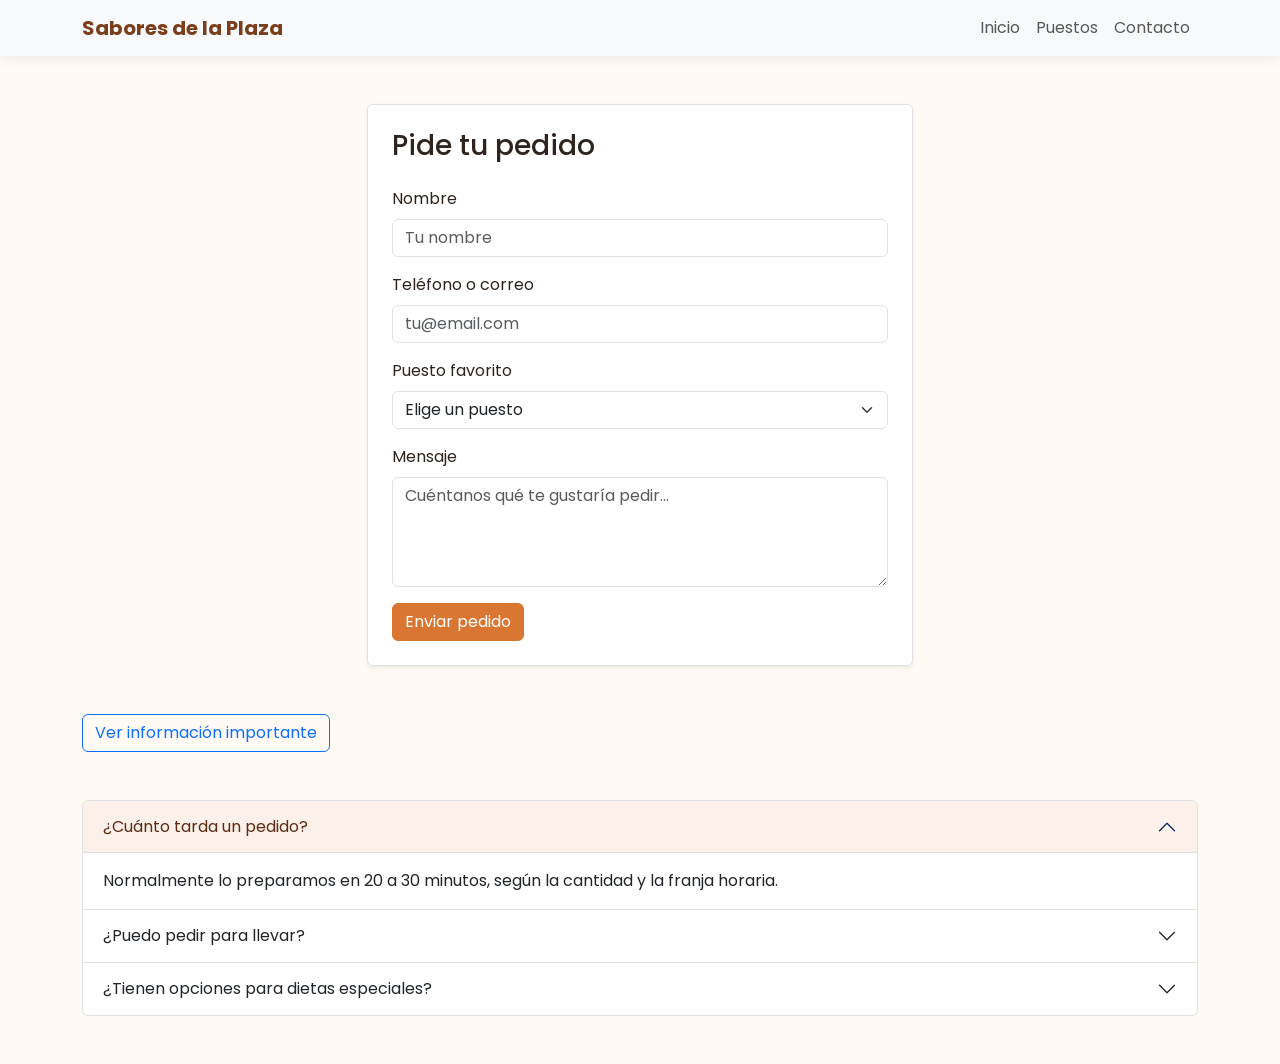
<file: plaza/contacto.html>
<!--
============================================================
Página CONTACTO Y PEDIDOS · Sabores de la Plaza
Ejercicios 01, 02, 06, 07 y 08
============================================================
Escribe tu HTML DEBAJO de este comentario.

Ejercicios 01 y 02 · Igual que en index.html
  - Bootstrap instalado y la MISMA barra de navegación.

Ejercicio 06 · El formulario
  - Campos: nombre (type="text"), teléfono o correo (type="tel" o
    type="email"), un <select> con al menos 3 puestos y un
    <textarea> para el mensaje.
  - Cada campo con su <label for="..."> igual a su id.
  - Clases de Bootstrap: form-control (form-select en el select).
  - Un <button type="submit"> con btn y un color (btn-primary…).
  - Centrado y sin ocupar todo el ancho en pantalla grande:
    la fila con justify-content-center y la columna menor a 12.

Ejercicio 07 · Más componentes de la documentación
  - Preguntas frecuentes (Components → Accordion), al menos 3.
  - Y uno de estos dos: un modal (Components → Modal) o unas
    pestañas (Components → Navs and tabs). Aquí o en otra página.

Ejercicio 08 · La letra
  - El mismo <link> de Google Fonts que en index.html.
============================================================
-->
<!DOCTYPE html>
<html lang="es">
<head>
  <meta charset="UTF-8">
  <meta name="viewport" content="width=device-width, initial-scale=1.0">
  <title>Contacto</title>

  <link rel="preconnect" href="https://fonts.googleapis.com">
  <link rel="preconnect" href="https://fonts.gstatic.com" crossorigin>
  <link href="https://fonts.googleapis.com/css2?family=Poppins:wght@400;500;700&display=swap" rel="stylesheet">
  <link href="https://cdn.jsdelivr.net/npm/bootstrap@5.3.8/dist/css/bootstrap.min.css" rel="stylesheet">
  <link href="styles.css" rel="stylesheet">
</head>
<body>
  <nav class="navbar navbar-expand-lg navbar-light bg-light">
    <div class="container">
      <a class="navbar-brand" href="index.html">Sabores de la Plaza</a>

      <button
        class="navbar-toggler"
        type="button"
        data-bs-toggle="collapse"
        data-bs-target="#menuPrincipal"
        aria-controls="menuPrincipal"
        aria-expanded="false"
        aria-label="Abrir menu"
      >
        <span class="navbar-toggler-icon"></span>
      </button>

      <div class="collapse navbar-collapse" id="menuPrincipal">
        <ul class="navbar-nav ms-auto">
          <li class="nav-item"><a class="nav-link" href="index.html">Inicio</a></li>
          <li class="nav-item"><a class="nav-link" href="puestos.html">Puestos</a></li>
          <li class="nav-item"><a class="nav-link" href="contacto.html">Contacto</a></li>
        </ul>
      </div>
    </div>
  </nav>

  <main class="container py-5">
    <div class="row justify-content-center">
      <div class="col-12 col-lg-6">
        <form class="p-4 border rounded shadow-sm bg-white">
          <h1 class="h3 mb-4">Pide tu pedido</h1>

          <div class="mb-3">
            <label for="nombre" class="form-label">Nombre</label>
            <input id="nombre" type="text" class="form-control" placeholder="Tu nombre">
          </div>

          <div class="mb-3">
            <label for="telefono" class="form-label">Teléfono o correo</label>
            <input id="telefono" type="email" class="form-control" placeholder="tu@email.com">
          </div>

          <div class="mb-3">
            <label for="puesto" class="form-label">Puesto favorito</label>
            <select id="puesto" class="form-select">
              <option selected disabled>Elige un puesto</option>
              <option value="frutas">Frutas</option>
              <option value="panaderia">Panadería</option>
              <option value="almuerzos">Almuerzos</option>
              <option value="jugos">Jugos</option>
              <option value="cafe">Café</option>
            </select>
          </div>

          <div class="mb-3">
            <label for="mensaje" class="form-label">Mensaje</label>
            <textarea id="mensaje" class="form-control" rows="4" placeholder="Cuéntanos qué te gustaría pedir..."></textarea>
          </div>

          <button type="submit" class="btn btn-primary">Enviar pedido</button>
        </form>
      </div>
    </div>

    <div class="mt-5">
      <button type="button" class="btn btn-outline-primary" data-bs-toggle="modal" data-bs-target="#modalGracias">
        Ver información importante
      </button>
    </div>

    <div class="accordion mt-5" id="faqPlaza">
      <div class="accordion-item">
        <h2 class="accordion-header">
          <button class="accordion-button" type="button" data-bs-toggle="collapse" data-bs-target="#faq1" aria-expanded="true">
            ¿Cuánto tarda un pedido?
          </button>
        </h2>
        <div id="faq1" class="accordion-collapse collapse show" data-bs-parent="#faqPlaza">
          <div class="accordion-body">Normalmente lo preparamos en 20 a 30 minutos, según la cantidad y la franja horaria.</div>
        </div>
      </div>

      <div class="accordion-item">
        <h2 class="accordion-header">
          <button class="accordion-button collapsed" type="button" data-bs-toggle="collapse" data-bs-target="#faq2" aria-expanded="false">
            ¿Puedo pedir para llevar?
          </button>
        </h2>
        <div id="faq2" class="accordion-collapse collapse" data-bs-parent="#faqPlaza">
          <div class="accordion-body">Sí, todos nuestros productos están listos para llevar y también podemos preparar combos para compartir.</div>
        </div>
      </div>

      <div class="accordion-item">
        <h2 class="accordion-header">
          <button class="accordion-button collapsed" type="button" data-bs-toggle="collapse" data-bs-target="#faq3" aria-expanded="false">
            ¿Tienen opciones para dietas especiales?
          </button>
        </h2>
        <div id="faq3" class="accordion-collapse collapse" data-bs-parent="#faqPlaza">
          <div class="accordion-body">Sí, contamos con opciones sin azúcar, vegetarianas y con ingredientes frescos del día.</div>
        </div>
      </div>
    </div>
  </main>

  <div class="modal fade" id="modalGracias" tabindex="-1" aria-labelledby="modalGraciasLabel" aria-hidden="true">
    <div class="modal-dialog">
      <div class="modal-content">
        <div class="modal-header">
          <h2 class="modal-title h5" id="modalGraciasLabel">¡Gracias por contactarnos!</h2>
          <button type="button" class="btn-close" data-bs-dismiss="modal" aria-label="Cerrar"></button>
        </div>
        <div class="modal-body">Te responderemos en cuanto revisemos tu pedido y disponibilidad.</div>
        <div class="modal-footer">
          <button type="button" class="btn btn-primary" data-bs-dismiss="modal">Entendido</button>
        </div>
      </div>
    </div>
  </div>

  <script src="https://cdn.jsdelivr.net/npm/bootstrap@5.3.8/dist/js/bootstrap.bundle.min.js"></script>
</body>
</html>
</file>
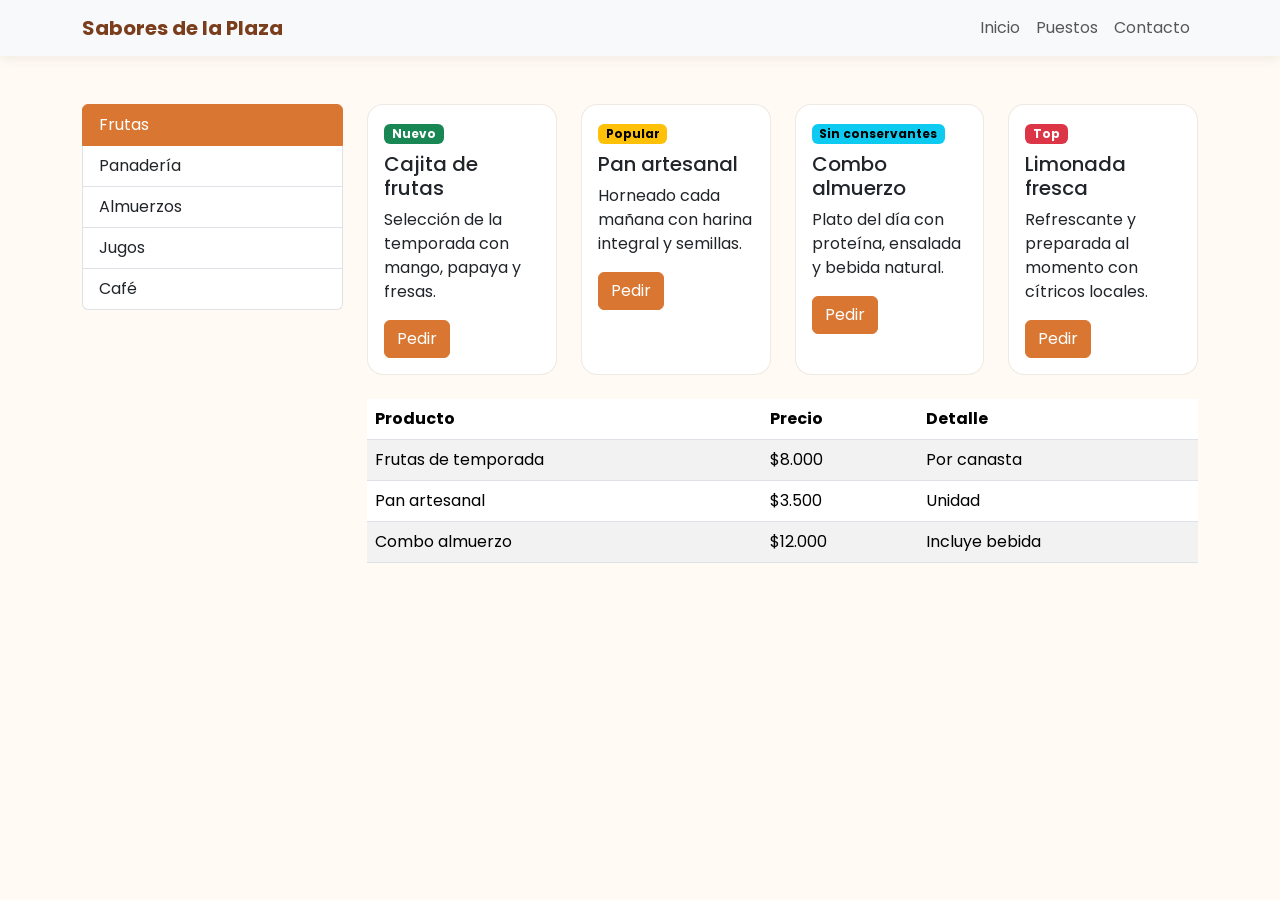
<file: plaza/puestos.html>
<!--
============================================================
Página NUESTROS PUESTOS · Sabores de la Plaza
Ejercicios 01, 02, 04, 05 y 08
============================================================
Escribe tu HTML DEBAJO de este comentario.

Ejercicios 01 y 02 · Igual que en index.html
  - Bootstrap instalado y la MISMA barra de navegación.

Ejercicio 04 · El catálogo
  - Una fila con dos columnas: un lateral angosto y un contenido
    ancho que sumen 12 en pantalla grande.
  - El lateral tiene las 5 categorías: Frutas, Panadería,
    Almuerzos, Jugos y Café (por ejemplo, con un list-group).
  - El contenido tiene al menos 4 tarjetas (card), cada una en su
    propia columna, con card-title, card-text y un botón.
  - Todas las tarjetas de una fila miden lo mismo (h-100).
  - Más tarjetas por fila en el computador; menos en el celular.

Ejercicio 05 · A cazar en la documentación
  - Al menos 3 distintivos de color (Components → Badge) dentro de
    las tarjetas: "Nuevo", "Popular", "Sin conservantes"…
  - Una tabla de precios (Content → Tables) con la clase table,
    un <thead> con al menos 2 columnas y al menos 3 productos.

Ejercicio 08 · La letra
  - El mismo <link> de Google Fonts que en index.html.
============================================================
-->
<!DOCTYPE html>
<html lang="es">
<head>
  <meta charset="UTF-8">
  <meta name="viewport" content="width=device-width, initial-scale=1.0">
  <title>Puestos</title>

  <link rel="preconnect" href="https://fonts.googleapis.com">
  <link rel="preconnect" href="https://fonts.gstatic.com" crossorigin>
  <link href="https://fonts.googleapis.com/css2?family=Poppins:wght@400;500;700&display=swap" rel="stylesheet">
  <link href="https://cdn.jsdelivr.net/npm/bootstrap@5.3.8/dist/css/bootstrap.min.css" rel="stylesheet">
  <link href="styles.css" rel="stylesheet">
</head>
<body>
  <nav class="navbar navbar-expand-lg navbar-light bg-light">
    <div class="container">
      <a class="navbar-brand" href="index.html">Sabores de la Plaza</a>

      <button
        class="navbar-toggler"
        type="button"
        data-bs-toggle="collapse"
        data-bs-target="#menuPrincipal"
        aria-controls="menuPrincipal"
        aria-expanded="false"
        aria-label="Abrir menu"
      >
        <span class="navbar-toggler-icon"></span>
      </button>

      <div class="collapse navbar-collapse" id="menuPrincipal">
        <ul class="navbar-nav ms-auto">
          <li class="nav-item"><a class="nav-link" href="index.html">Inicio</a></li>
          <li class="nav-item"><a class="nav-link" href="puestos.html">Puestos</a></li>
          <li class="nav-item"><a class="nav-link" href="contacto.html">Contacto</a></li>
        </ul>
      </div>
    </div>
  </nav>

  <main class="container py-5">
    <div class="row g-4">
      <aside class="col-12 col-lg-3">
        <div class="list-group">
          <a class="list-group-item list-group-item-action active" href="#">Frutas</a>
          <a class="list-group-item list-group-item-action" href="#">Panadería</a>
          <a class="list-group-item list-group-item-action" href="#">Almuerzos</a>
          <a class="list-group-item list-group-item-action" href="#">Jugos</a>
          <a class="list-group-item list-group-item-action" href="#">Café</a>
        </div>
      </aside>

      <div class="col-12 col-lg-9">
        <div class="row g-4">
          <div class="col-12 col-md-6 col-xl-3">
            <div class="card h-100">
              <div class="card-body">
                <span class="badge text-bg-success mb-2">Nuevo</span>
                <h2 class="card-title h5">Cajita de frutas</h2>
                <p class="card-text">Selección de la temporada con mango, papaya y fresas.</p>
                <button class="btn btn-primary" type="button">Pedir</button>
              </div>
            </div>
          </div>

          <div class="col-12 col-md-6 col-xl-3">
            <div class="card h-100">
              <div class="card-body">
                <span class="badge text-bg-warning mb-2">Popular</span>
                <h2 class="card-title h5">Pan artesanal</h2>
                <p class="card-text">Horneado cada mañana con harina integral y semillas.</p>
                <button class="btn btn-primary" type="button">Pedir</button>
              </div>
            </div>
          </div>

          <div class="col-12 col-md-6 col-xl-3">
            <div class="card h-100">
              <div class="card-body">
                <span class="badge text-bg-info mb-2">Sin conservantes</span>
                <h2 class="card-title h5">Combo almuerzo</h2>
                <p class="card-text">Plato del día con proteína, ensalada y bebida natural.</p>
                <button class="btn btn-primary" type="button">Pedir</button>
              </div>
            </div>
          </div>

          <div class="col-12 col-md-6 col-xl-3">
            <div class="card h-100">
              <div class="card-body">
                <span class="badge text-bg-danger mb-2">Top</span>
                <h2 class="card-title h5">Limonada fresca</h2>
                <p class="card-text">Refrescante y preparada al momento con cítricos locales.</p>
                <button class="btn btn-primary" type="button">Pedir</button>
              </div>
            </div>
          </div>
        </div>

        <div class="table-responsive mt-4">
          <table class="table table-striped">
            <thead>
              <tr>
                <th>Producto</th>
                <th>Precio</th>
                <th>Detalle</th>
              </tr>
            </thead>
            <tbody>
              <tr>
                <td>Frutas de temporada</td>
                <td>$8.000</td>
                <td>Por canasta</td>
              </tr>
              <tr>
                <td>Pan artesanal</td>
                <td>$3.500</td>
                <td>Unidad</td>
              </tr>
              <tr>
                <td>Combo almuerzo</td>
                <td>$12.000</td>
                <td>Incluye bebida</td>
              </tr>
            </tbody>
          </table>
        </div>
      </div>
    </div>
  </main>

  <script src="https://cdn.jsdelivr.net/npm/bootstrap@5.3.8/dist/js/bootstrap.bundle.min.js"></script>
</body>
</html>
</file>
<file: plaza/styles.css>
/*
============================================================
Ejercicio 08 · La identidad visual de Sabores de la Plaza
============================================================
El cliente pidió "nuestros propios colores, no el azul de todos
los sitios" y "una letra que se sienta cálida".
Escribe tu CSS DEBAJO de este comentario.

  - En :root, cambia --bs-primary y --bs-primary-rgb por tu color
    principal (el mismo color: uno en hexadecimal y otro en números).
  - En :root, cambia --bs-body-font-family por la fuente que traes
    de Google Fonts (el mismo nombre que va en el <link>).
  - Una regla para .btn-primary que cambie --bs-btn-bg (y si
    quieres, --bs-btn-border-color y --bs-btn-hover-bg).

Recuerda: este archivo se enlaza DESPUÉS de Bootstrap.
La paleta es tuya: colores cálidos de plaza de mercado.
============================================================
*/

:root {
  --bs-primary: #d97732;
  --bs-primary-rgb: 217, 119, 50;
  --bs-body-font-family: "Poppins", "Segoe UI", sans-serif;
}

body {
  background: #fffaf3;
  color: #2f241d;
}

.navbar {
  box-shadow: 0 2px 12px rgba(42, 25, 10, 0.08);
}

.navbar-brand {
  font-weight: 700;
  color: #7a3e1d !important;
}

.btn-primary {
  --bs-btn-bg: var(--bs-primary);
  --bs-btn-border-color: var(--bs-primary);
  --bs-btn-hover-bg: #b96122;
  --bs-btn-hover-border-color: #b96122;
  --bs-btn-active-bg: #9f4f1d;
  --bs-btn-active-border-color: #9f4f1d;
}

.card {
  border: 1px solid rgba(127, 79, 33, 0.12);
  border-radius: 1rem;
}

.list-group-item.active {
  background-color: var(--bs-primary);
  border-color: var(--bs-primary);
}

.accordion-button:not(.collapsed) {
  background-color: rgba(217, 119, 50, 0.1);
  color: #5b2b12;
}
</file>
